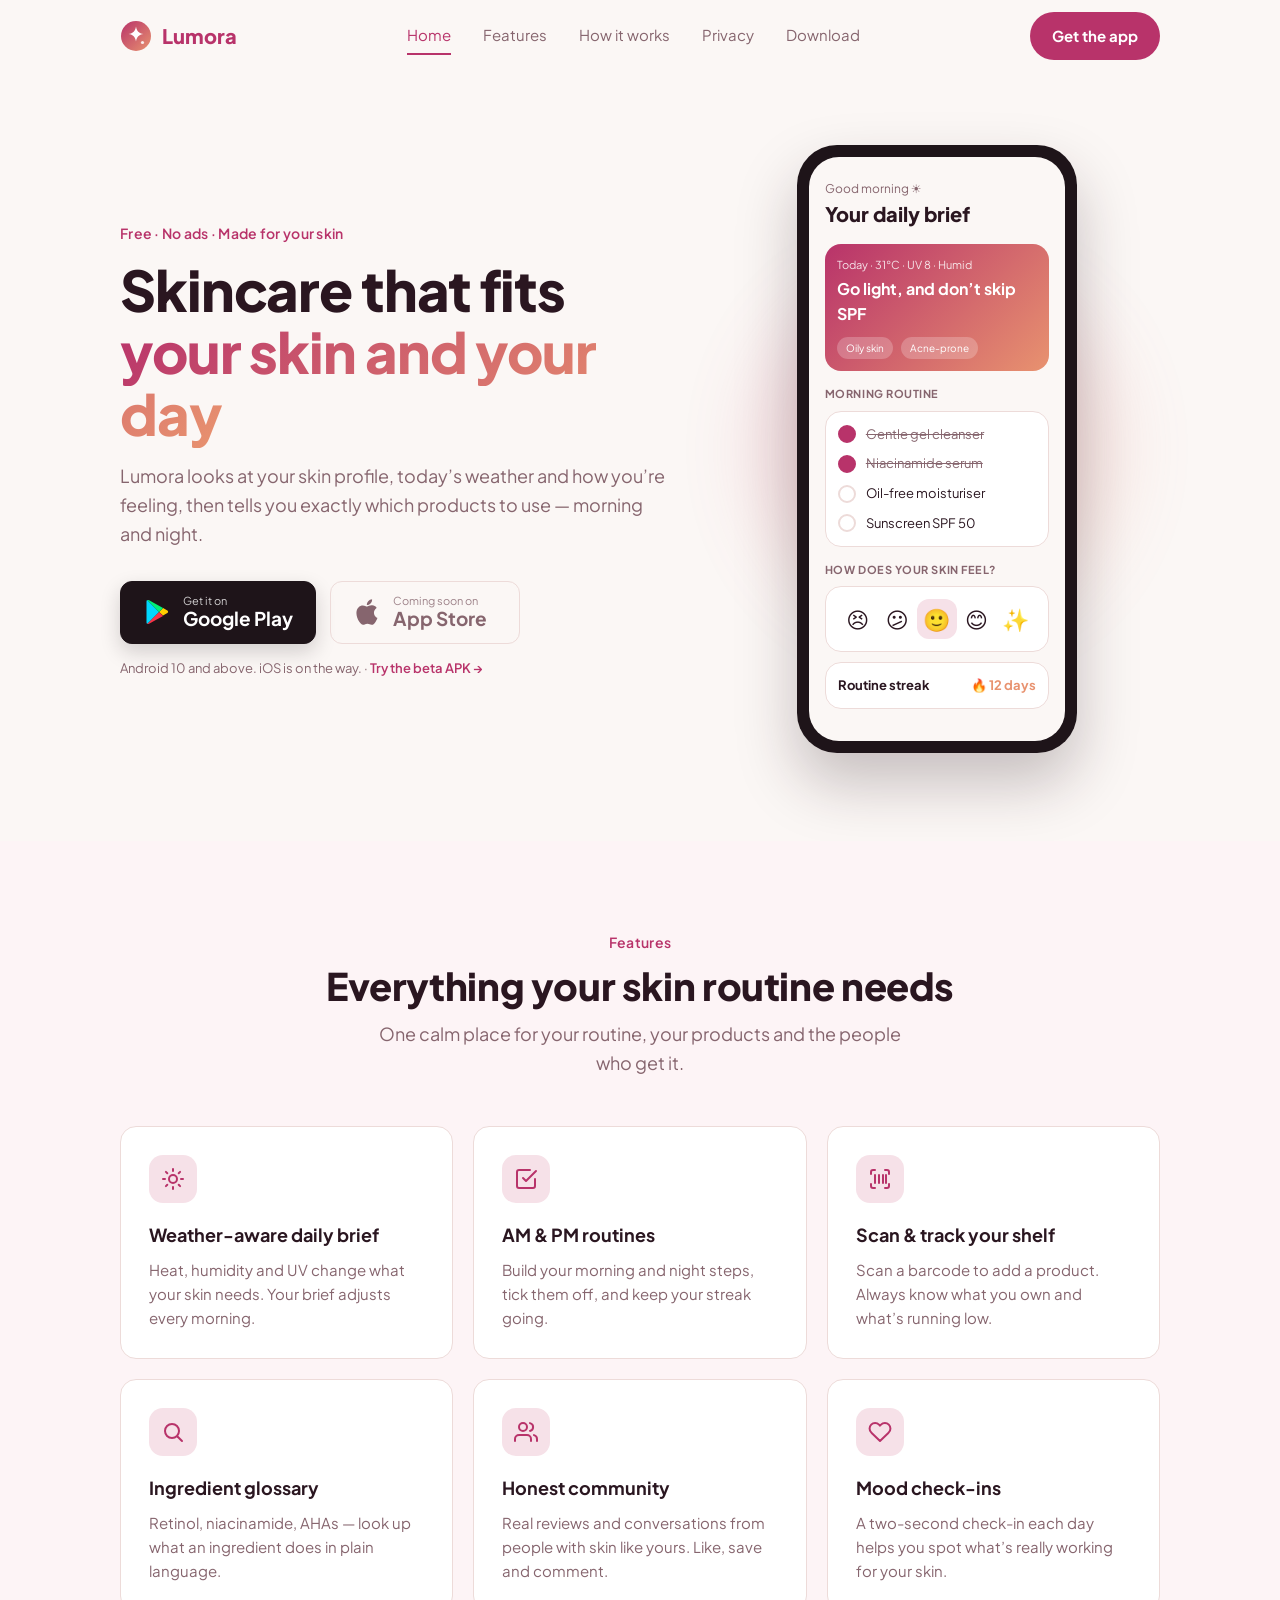
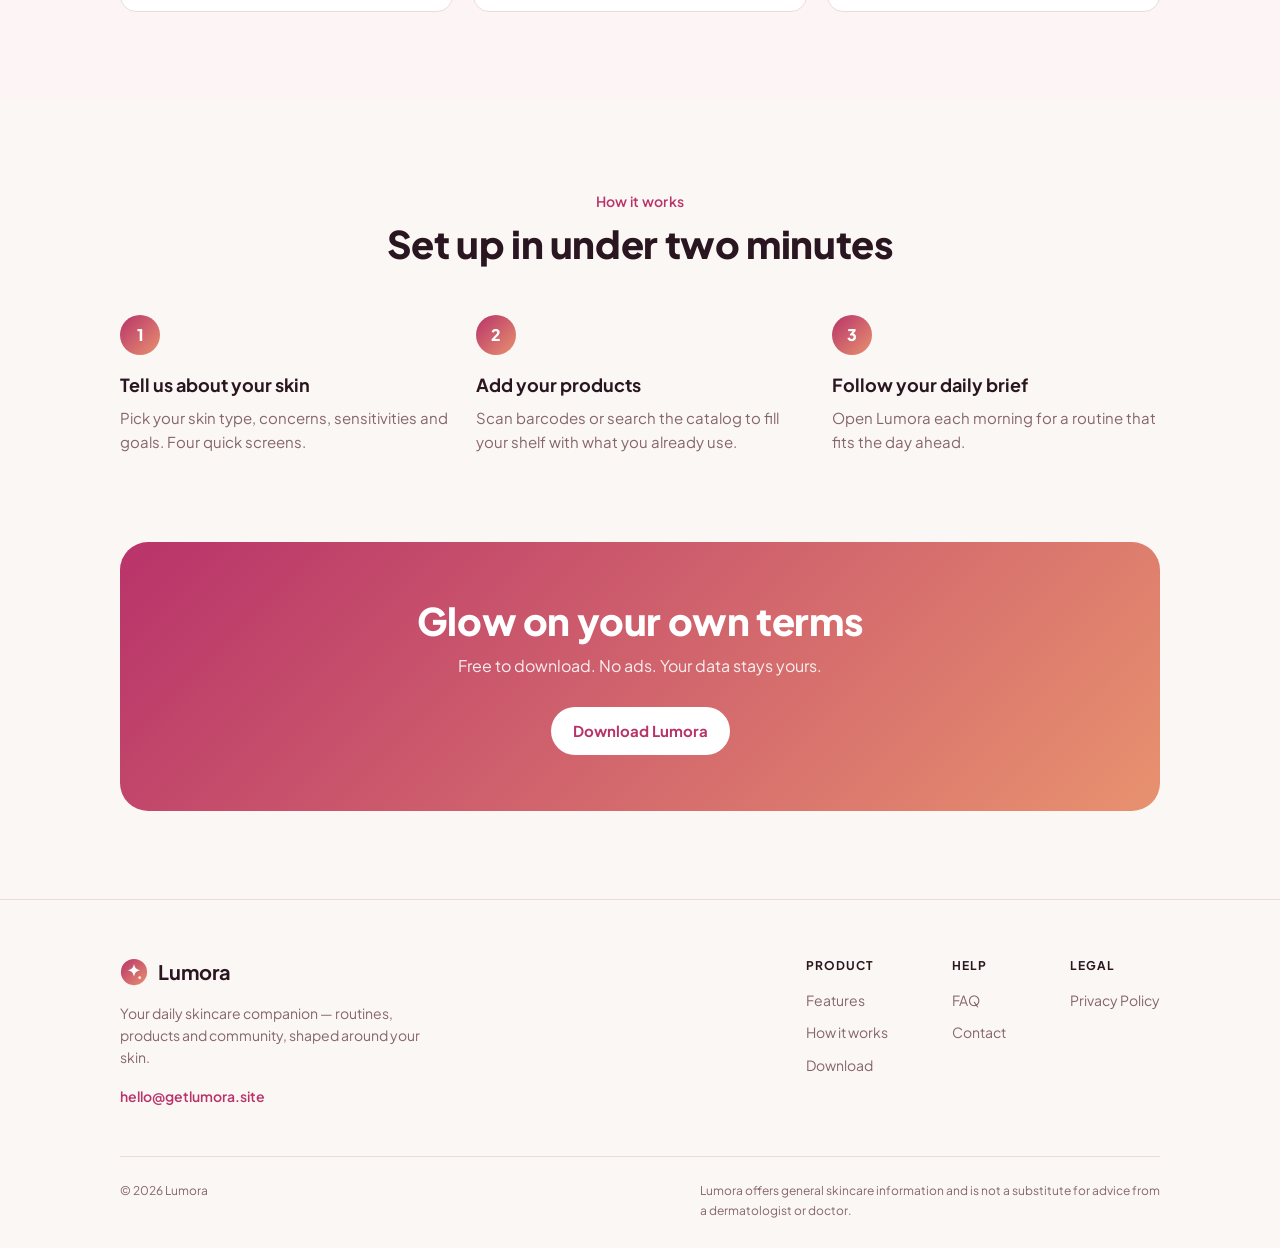
<file: lumora-website/index.html>
<!doctype html>
<html lang="en">
<head>
  <meta charset="utf-8" />
  <meta name="viewport" content="width=device-width, initial-scale=1" />
  <title>Lumora — Your daily skincare companion</title>
  <meta name="description" content="Lumora builds your skincare routine around your skin, the weather and how you feel today. Track your product shelf, look up ingredients, and learn from a friendly community." />
  <meta property="og:title" content="Lumora — Your daily skincare companion" />
  <meta property="og:description" content="Routines that fit your skin and your day. Free on Android." />
  <meta property="og:type" content="website" />
  <meta name="theme-color" content="#B8336A" />
  <link rel="icon" href="logo.svg" type="image/svg+xml" />
  <link rel="preconnect" href="https://fonts.googleapis.com" />
  <link rel="preconnect" href="https://fonts.gstatic.com" crossorigin />
  <link href="https://fonts.googleapis.com/css2?family=Plus+Jakarta+Sans:wght@400;500;600;700;800&display=swap" rel="stylesheet" />
  <link rel="stylesheet" href="styles.css" />
</head>
<body>

<header class="header">
  <nav class="container nav">
    <a class='brand' href='/'><img src="logo.svg" alt="" width="32" height="32" />Lumora</a>
    <div class="nav-links">
      <a class='active' href='/'>Home</a>
      <a href='/#features'>Features</a>
      <a href='/#how'>How it works</a>
      <a href='/privacy'>Privacy</a>
      <a href='/download'>Download</a>
    </div>
    <a class='btn' href='/download'>Get the app</a>
    <button class="menu-btn" aria-label="Menu" aria-expanded="false">
      <svg width="24" height="24" viewBox="0 0 24 24" fill="none" stroke="currentColor" stroke-width="2" stroke-linecap="round"><path d="M4 7h16M4 12h16M4 17h16"/></svg>
    </button>
  </nav>
</header>

<main>
  <!-- Hero -->
  <section class="hero">
    <div class="container hero-grid">
      <div class="reveal">
        <span class="eyebrow">Free · No ads · Made for your skin</span>
        <h1>Skincare that fits <span class="gradient-text">your skin and your day</span></h1>
        <p class="lead">Lumora looks at your skin profile, today’s weather and how you’re feeling, then tells you exactly which products to use — morning and night.</p>
        <div class="stores">
          <a class="store" data-play href="#">
            <svg viewBox="0 0 24 24"><path fill="#00D7FE" d="M3.6 1.8 13.8 12 3.6 22.2c-.4-.2-.6-.6-.6-1.1V2.9c0-.5.2-.9.6-1.1z"/><path fill="#FFCE00" d="m17.2 8.6 3.7 2.1c.8.5.8 1.7 0 2.1l-3.7 2.1L13.8 12z"/><path fill="#00F076" d="M3.6 1.8c.3-.2.8-.2 1.2 0l12.4 6.8-3.4 3.4z"/><path fill="#F63448" d="m13.8 12 3.4 3.4-12.4 6.8c-.4.2-.9.2-1.2 0z"/></svg>
            <span><small>Get it on</small><strong>Google Play</strong></span>
          </a>
          <a class="store soon" data-appstore aria-disabled="true">
            <svg viewBox="0 0 24 24"><path d="M16.37 1.43c0 1.14-.5 2.27-1.18 3.08-.74.9-1.99 1.57-2.99 1.57-.12 0-.23-.02-.3-.03-.01-.06-.04-.22-.04-.39 0-1.15.57-2.27 1.21-2.98.8-.94 2.14-1.64 3.25-1.68.03.13.05.28.05.43zm4.56 15.71c-.03.07-.46 1.58-1.52 3.12-.94 1.34-1.94 2.71-3.43 2.71-1.52 0-1.9-.88-3.63-.88-1.7 0-2.3.91-3.67.91-1.38 0-2.33-1.26-3.43-2.8-1.29-1.82-2.32-4.63-2.32-7.28 0-4.28 2.8-6.55 5.55-6.55 1.45 0 2.68.95 3.6.95.87 0 2.22-1.01 3.9-1.01.61 0 2.89.06 4.37 2.19-.13.09-2.38 1.37-2.38 4.19 0 3.26 2.85 4.42 2.95 4.45z"/></svg>
            <span><small>Coming soon on</small><strong>App Store</strong></span>
          </a>
        </div>
        <p class="hero-note">Android 10 and above. iOS is on the way.<span data-beta hidden> · <a class='beta-link' href='/download#beta'>Try the beta APK →</a></span></p>
      </div>

      <!-- Illustrative phone mockup of the daily brief -->
      <div class="phone-wrap reveal" aria-hidden="true">
        <div class="phone">
          <div class="screen">
            <div class="hi">Good morning ☀️</div>
            <div class="title">Your daily brief</div>
            <div class="m-card m-hero">
              <div class="k">Today · 31°C · UV 8 · Humid</div>
              <div class="v">Go light, and don’t skip SPF</div>
              <div class="m-row"><span class="m-chip">Oily skin</span><span class="m-chip">Acne-prone</span></div>
            </div>
            <div class="m-label">Morning routine</div>
            <div class="m-card">
              <div class="m-step done"><div class="m-check done"></div><span>Gentle gel cleanser</span></div>
              <div class="m-step done"><div class="m-check done"></div><span>Niacinamide serum</span></div>
              <div class="m-step"><div class="m-check"></div><span>Oil-free moisturiser</span></div>
              <div class="m-step"><div class="m-check"></div><span>Sunscreen SPF 50</span></div>
            </div>
            <div class="m-label">How does your skin feel?</div>
            <div class="m-card m-moods"><span>😣</span><span>😕</span><span class="sel">🙂</span><span>😊</span><span>✨</span></div>
            <div class="m-card m-streak"><span>Routine streak</span><em>🔥 12 days</em></div>
          </div>
        </div>
      </div>
    </div>
  </section>

  <!-- Features -->
  <section id="features" class="soft">
    <div class="container">
      <div class="section-head center reveal">
        <span class="eyebrow">Features</span>
        <h2>Everything your skin routine needs</h2>
        <p class="lead">One calm place for your routine, your products and the people who get it.</p>
      </div>
      <div class="features">
        <div class="feature reveal">
          <div class="icon"><svg viewBox="0 0 24 24" fill="none" stroke="currentColor" stroke-width="2" stroke-linecap="round" stroke-linejoin="round"><circle cx="12" cy="12" r="4"/><path d="M12 2v2M12 20v2M4.9 4.9l1.4 1.4M17.7 17.7l1.4 1.4M2 12h2M20 12h2M4.9 19.1l1.4-1.4M17.7 6.3l1.4-1.4"/></svg></div>
          <h3>Weather-aware daily brief</h3>
          <p>Heat, humidity and UV change what your skin needs. Your brief adjusts every morning.</p>
        </div>
        <div class="feature reveal">
          <div class="icon"><svg viewBox="0 0 24 24" fill="none" stroke="currentColor" stroke-width="2" stroke-linecap="round" stroke-linejoin="round"><path d="M9 11l3 3L22 4"/><path d="M21 12v7a2 2 0 0 1-2 2H5a2 2 0 0 1-2-2V5a2 2 0 0 1 2-2h11"/></svg></div>
          <h3>AM &amp; PM routines</h3>
          <p>Build your morning and night steps, tick them off, and keep your streak going.</p>
        </div>
        <div class="feature reveal">
          <div class="icon"><svg viewBox="0 0 24 24" fill="none" stroke="currentColor" stroke-width="2" stroke-linecap="round" stroke-linejoin="round"><path d="M3 7V5a2 2 0 0 1 2-2h2M17 3h2a2 2 0 0 1 2 2v2M21 17v2a2 2 0 0 1-2 2h-2M7 21H5a2 2 0 0 1-2-2v-2M7 8v8M11 8v8M15 8v8M18 8v8"/></svg></div>
          <h3>Scan &amp; track your shelf</h3>
          <p>Scan a barcode to add a product. Always know what you own and what’s running low.</p>
        </div>
        <div class="feature reveal">
          <div class="icon"><svg viewBox="0 0 24 24" fill="none" stroke="currentColor" stroke-width="2" stroke-linecap="round" stroke-linejoin="round"><circle cx="11" cy="11" r="7"/><path d="m21 21-4.3-4.3"/></svg></div>
          <h3>Ingredient glossary</h3>
          <p>Retinol, niacinamide, AHAs — look up what an ingredient does in plain language.</p>
        </div>
        <div class="feature reveal">
          <div class="icon"><svg viewBox="0 0 24 24" fill="none" stroke="currentColor" stroke-width="2" stroke-linecap="round" stroke-linejoin="round"><path d="M17 21v-2a4 4 0 0 0-4-4H5a4 4 0 0 0-4 4v2"/><circle cx="9" cy="7" r="4"/><path d="M23 21v-2a4 4 0 0 0-3-3.9M16 3.1a4 4 0 0 1 0 7.8"/></svg></div>
          <h3>Honest community</h3>
          <p>Real reviews and conversations from people with skin like yours. Like, save and comment.</p>
        </div>
        <div class="feature reveal">
          <div class="icon"><svg viewBox="0 0 24 24" fill="none" stroke="currentColor" stroke-width="2" stroke-linecap="round" stroke-linejoin="round"><path d="M20.8 4.6a5.5 5.5 0 0 0-7.8 0L12 5.7l-1-1.1a5.5 5.5 0 0 0-7.8 7.8l1 1.1L12 21l7.8-7.5 1-1.1a5.5 5.5 0 0 0 0-7.8z"/></svg></div>
          <h3>Mood check-ins</h3>
          <p>A two-second check-in each day helps you spot what’s really working for your skin.</p>
        </div>
      </div>
    </div>
  </section>

  <!-- How it works -->
  <section id="how">
    <div class="container">
      <div class="section-head center reveal">
        <span class="eyebrow">How it works</span>
        <h2>Set up in under two minutes</h2>
      </div>
      <div class="steps">
        <div class="step reveal">
          <h3>Tell us about your skin</h3>
          <p>Pick your skin type, concerns, sensitivities and goals. Four quick screens.</p>
        </div>
        <div class="step reveal">
          <h3>Add your products</h3>
          <p>Scan barcodes or search the catalog to fill your shelf with what you already use.</p>
        </div>
        <div class="step reveal">
          <h3>Follow your daily brief</h3>
          <p>Open Lumora each morning for a routine that fits the day ahead.</p>
        </div>
      </div>
    </div>
  </section>

  <!-- CTA -->
  <section style="padding-top: 0">
    <div class="container">
      <div class="cta reveal">
        <h2>Glow on your own terms</h2>
        <p>Free to download. No ads. Your data stays yours.</p>
        <a class='btn' href='/download'>Download Lumora</a>
      </div>
    </div>
  </section>
</main>

<footer class="footer">
  <div class="container">
    <div class="footer-grid">
      <div>
        <a class='brand' href='/'><img src="logo.svg" alt="" width="28" height="28" />Lumora</a>
        <p class="about">Your daily skincare companion — routines, products and community, shaped around your skin.</p>
        <a class="mail" data-email href="#"></a>
      </div>
      <div>
        <h4>Product</h4>
        <ul>
          <li><a href='/#features'>Features</a></li>
          <li><a href='/#how'>How it works</a></li>
          <li><a href='/download'>Download</a></li>
        </ul>
      </div>
      <div>
        <h4>Help</h4>
        <ul>
          <li><a href='/download#faq'>FAQ</a></li>
          <li><a data-contact href="#">Contact</a></li>
        </ul>
      </div>
      <div>
        <h4>Legal</h4>
        <ul>
          <li><a href='/privacy'>Privacy Policy</a></li>
        </ul>
      </div>
    </div>
    <div class="footer-bottom">
      <p>© <span data-year></span> Lumora</p>
      <p>Lumora offers general skincare information and is not a substitute for advice from a dermatologist or doctor.</p>
    </div>
  </div>
</footer>

<script src="site.js"></script>
</body>
</html>
</file>
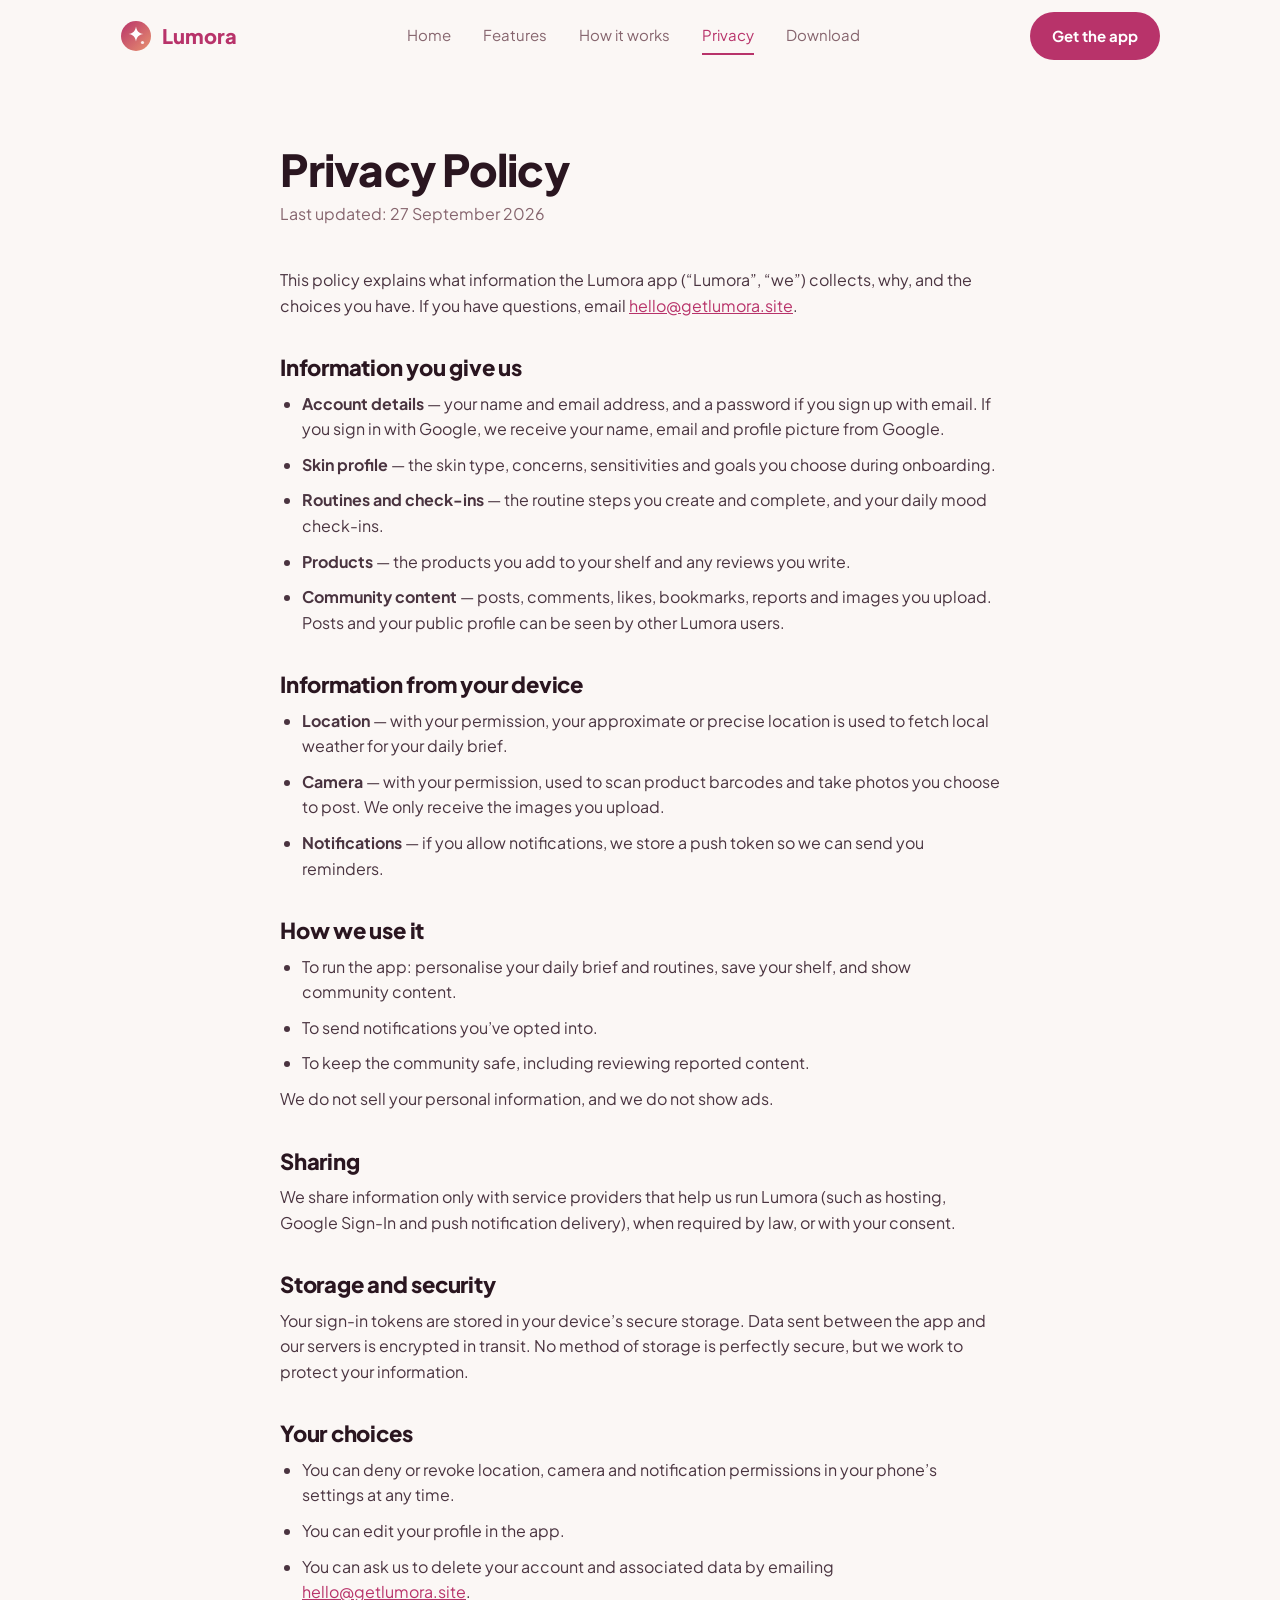
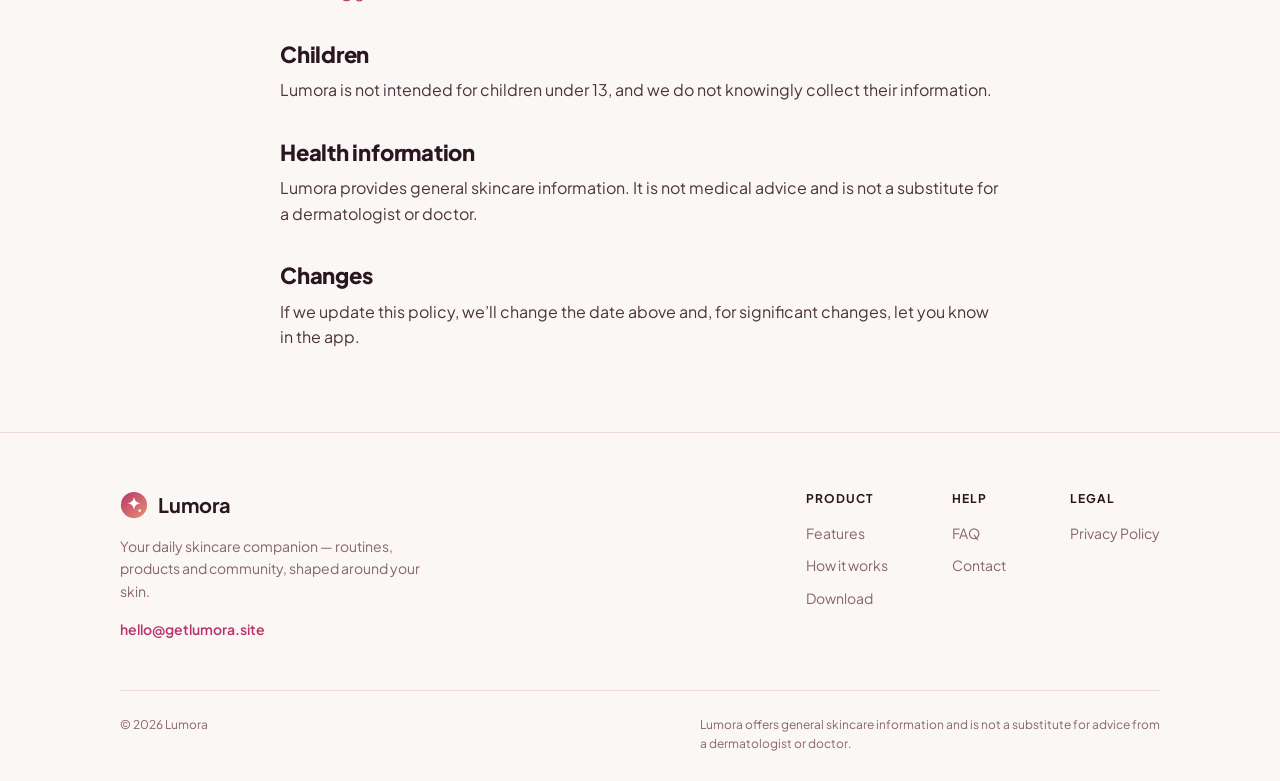
<file: lumora-website/privacy.html>
<!doctype html>
<html lang="en">
<head>
  <meta charset="utf-8" />
  <meta name="viewport" content="width=device-width, initial-scale=1" />
  <title>Privacy Policy — Lumora</title>
  <meta name="description" content="How Lumora collects, uses and protects your information." />
  <meta property="og:title" content="Lumora — Your daily skincare companion" />
  <meta property="og:description" content="Routines that fit your skin and your day. Free on Android." />
  <meta property="og:type" content="website" />
  <meta name="theme-color" content="#B8336A" />
  <link rel="icon" href="logo.svg" type="image/svg+xml" />
  <link rel="preconnect" href="https://fonts.googleapis.com" />
  <link rel="preconnect" href="https://fonts.gstatic.com" crossorigin />
  <link href="https://fonts.googleapis.com/css2?family=Plus+Jakarta+Sans:wght@400;500;600;700;800&display=swap" rel="stylesheet" />
  <link rel="stylesheet" href="styles.css" />
</head>
<body>

<header class="header">
  <nav class="container nav">
    <a class='brand' href='/'><img src="logo.svg" alt="" width="32" height="32" />Lumora</a>
    <div class="nav-links">
      <a href='/'>Home</a>
      <a href='/#features'>Features</a>
      <a href='/#how'>How it works</a>
      <a class='active' href='/privacy'>Privacy</a>
      <a href='/download'>Download</a>
    </div>
    <a class='btn' href='/download'>Get the app</a>
    <button class="menu-btn" aria-label="Menu" aria-expanded="false">
      <svg width="24" height="24" viewBox="0 0 24 24" fill="none" stroke="currentColor" stroke-width="2" stroke-linecap="round"><path d="M4 7h16M4 12h16M4 17h16"/></svg>
    </button>
  </nav>
</header>

<main>
  <!-- TEMPLATE: review this against what your backend actually stores before publishing. -->
  <article class="container legal">
    <h1>Privacy Policy</h1>
    <p class="updated">Last updated: 27 September 2026</p>

    <p>This policy explains what information the Lumora app (“Lumora”, “we”) collects, why, and the choices you have. If you have questions, email <a data-email href="#"></a>.</p>

    <h2>Information you give us</h2>
    <ul>
      <li><strong>Account details</strong> — your name and email address, and a password if you sign up with email. If you sign in with Google, we receive your name, email and profile picture from Google.</li>
      <li><strong>Skin profile</strong> — the skin type, concerns, sensitivities and goals you choose during onboarding.</li>
      <li><strong>Routines and check-ins</strong> — the routine steps you create and complete, and your daily mood check-ins.</li>
      <li><strong>Products</strong> — the products you add to your shelf and any reviews you write.</li>
      <li><strong>Community content</strong> — posts, comments, likes, bookmarks, reports and images you upload. Posts and your public profile can be seen by other Lumora users.</li>
    </ul>

    <h2>Information from your device</h2>
    <ul>
      <li><strong>Location</strong> — with your permission, your approximate or precise location is used to fetch local weather for your daily brief.</li>
      <li><strong>Camera</strong> — with your permission, used to scan product barcodes and take photos you choose to post. We only receive the images you upload.</li>
      <li><strong>Notifications</strong> — if you allow notifications, we store a push token so we can send you reminders.</li>
    </ul>

    <h2>How we use it</h2>
    <ul>
      <li>To run the app: personalise your daily brief and routines, save your shelf, and show community content.</li>
      <li>To send notifications you’ve opted into.</li>
      <li>To keep the community safe, including reviewing reported content.</li>
    </ul>
    <p>We do not sell your personal information, and we do not show ads.</p>

    <h2>Sharing</h2>
    <p>We share information only with service providers that help us run Lumora (such as hosting, Google Sign-In and push notification delivery), when required by law, or with your consent.</p>

    <h2>Storage and security</h2>
    <p>Your sign-in tokens are stored in your device’s secure storage. Data sent between the app and our servers is encrypted in transit. No method of storage is perfectly secure, but we work to protect your information.</p>

    <h2>Your choices</h2>
    <ul>
      <li>You can deny or revoke location, camera and notification permissions in your phone’s settings at any time.</li>
      <li>You can edit your profile in the app.</li>
      <li>You can ask us to delete your account and associated data by emailing <a data-email href="#"></a>.</li>
    </ul>

    <h2>Children</h2>
    <p>Lumora is not intended for children under 13, and we do not knowingly collect their information.</p>

    <h2>Health information</h2>
    <p>Lumora provides general skincare information. It is not medical advice and is not a substitute for a dermatologist or doctor.</p>

    <h2>Changes</h2>
    <p>If we update this policy, we’ll change the date above and, for significant changes, let you know in the app.</p>
  </article>
</main>

<footer class="footer">
  <div class="container">
    <div class="footer-grid">
      <div>
        <a class='brand' href='/'><img src="logo.svg" alt="" width="28" height="28" />Lumora</a>
        <p class="about">Your daily skincare companion — routines, products and community, shaped around your skin.</p>
        <a class="mail" data-email href="#"></a>
      </div>
      <div>
        <h4>Product</h4>
        <ul>
          <li><a href='/#features'>Features</a></li>
          <li><a href='/#how'>How it works</a></li>
          <li><a href='/download'>Download</a></li>
        </ul>
      </div>
      <div>
        <h4>Help</h4>
        <ul>
          <li><a href='/download#faq'>FAQ</a></li>
          <li><a data-contact href="#">Contact</a></li>
        </ul>
      </div>
      <div>
        <h4>Legal</h4>
        <ul>
          <li><a href='/privacy'>Privacy Policy</a></li>
        </ul>
      </div>
    </div>
    <div class="footer-bottom">
      <p>© <span data-year></span> Lumora</p>
      <p>Lumora offers general skincare information and is not a substitute for advice from a dermatologist or doctor.</p>
    </div>
  </div>
</footer>

<script src="site.js"></script>
</body>
</html>
</file>
<file: lumora-website/styles.css>
/* Lumora website — colors match the app's "bloom" palette (src/theme/palettes.ts) */
:root {
  --bg: #FBF7F5;
  --bg-soft: #FDF4F6;
  --card: #FFFFFF;
  --border: #EDDBD9;
  --primary: #B8336A;
  --primary-dark: #9A2757;
  --primary-light: #F6E1E8;
  --accent: #E8926F;
  --fg: #2A1620;
  --muted: #86656E;
  --gradient: linear-gradient(135deg, #B8336A, #E8926F);
  --radius: 16px;
  --shadow: 0 10px 30px rgba(184, 51, 106, 0.12);
  --maxw: 1080px;
}

* { box-sizing: border-box; margin: 0; padding: 0; }
html { scroll-behavior: smooth; }
body {
  font-family: "Plus Jakarta Sans", system-ui, -apple-system, sans-serif;
  background: var(--bg);
  color: var(--fg);
  line-height: 1.6;
  -webkit-font-smoothing: antialiased;
}
a { color: inherit; text-decoration: none; }
img, svg { display: block; }
.container { max-width: var(--maxw); margin: 0 auto; padding: 0 20px; }

/* ---------- Header ---------- */
.header {
  position: sticky; top: 0; z-index: 50;
  background: rgba(251, 247, 245, 0.85);
  backdrop-filter: blur(10px);
  border-bottom: 1px solid transparent;
  transition: border-color .2s;
}
.header.scrolled { border-bottom-color: var(--border); }
.nav { display: flex; align-items: center; justify-content: space-between; height: 72px; }
.brand { display: flex; align-items: center; gap: 10px; font-weight: 800; font-size: 20px; color: var(--primary); }
.brand svg { width: 32px; height: 32px; }
.nav-links { display: flex; gap: 32px; font-size: 15px; color: var(--muted); }
.nav-links a { padding: 6px 0; border-bottom: 2px solid transparent; transition: color .15s; }
.nav-links a:hover { color: var(--fg); }
.nav-links a.active { color: var(--primary); border-bottom-color: var(--primary); }
.menu-btn { display: none; background: none; border: 0; cursor: pointer; color: var(--fg); padding: 8px; }

/* ---------- Buttons ---------- */
.btn {
  display: inline-flex; align-items: center; justify-content: center; gap: 8px;
  font: inherit; font-weight: 700; font-size: 15px;
  padding: 12px 22px; border-radius: 999px; border: 0; cursor: pointer;
  background: var(--primary); color: #fff;
  transition: background .15s, transform .15s;
}
.btn:hover { background: var(--primary-dark); transform: translateY(-1px); }
.btn-ghost { background: transparent; color: var(--primary); border: 1.5px solid var(--primary); }
.btn-ghost:hover { background: var(--primary-light); }

/* Store badges */
.stores { display: flex; gap: 14px; flex-wrap: wrap; justify-content: center; }
.store {
  display: flex; align-items: center; gap: 12px;
  min-width: 190px; padding: 12px 22px; border-radius: 12px;
  background: #1E1419; color: #fff; border: 1.5px solid #1E1419;
  box-shadow: 0 8px 20px rgba(30, 20, 25, 0.18);
  transition: transform .15s, box-shadow .15s;
}
.store:hover { transform: translateY(-2px); box-shadow: 0 12px 26px rgba(30, 20, 25, 0.24); }
.store svg { width: 28px; height: 28px; flex-shrink: 0; }
.store small { display: block; font-size: 11px; opacity: .8; line-height: 1.2; }
.store strong { display: block; font-size: 19px; line-height: 1.25; }
.store.soon {
  background: transparent; color: var(--muted); border-color: var(--border);
  box-shadow: none; cursor: default;
}
.store.soon:hover { transform: none; }
.store.soon svg { fill: var(--muted); }

/* ---------- Sections ---------- */
section { padding: 88px 0; }
.eyebrow { font-size: 14px; font-weight: 600; color: var(--primary); letter-spacing: .02em; }
h1 { font-size: clamp(36px, 6vw, 56px); line-height: 1.1; font-weight: 800; letter-spacing: -0.02em; }
h2 { font-size: clamp(28px, 4vw, 38px); line-height: 1.2; font-weight: 800; letter-spacing: -0.01em; }
h3 { font-size: 18px; font-weight: 700; }
.lead { font-size: 18px; color: var(--muted); max-width: 560px; }
.center { text-align: center; }
.center .lead { margin-left: auto; margin-right: auto; }
.gradient-text { background: var(--gradient); -webkit-background-clip: text; background-clip: text; color: transparent; }
.section-head { margin-bottom: 48px; }
.section-head h2 { margin: 8px 0 12px; }
.soft { background: var(--bg-soft); }

/* ---------- Hero ---------- */
.hero { padding: 72px 0 88px; overflow: hidden; }
.hero-grid { display: grid; grid-template-columns: 1.1fr .9fr; gap: 48px; align-items: center; }
.hero h1 { margin: 14px 0 18px; }
.hero .lead { margin-bottom: 32px; }
.hero .stores { justify-content: flex-start; }
.hero-note { margin-top: 14px; font-size: 13px; color: var(--muted); }

/* Phone mockup */
.phone-wrap { position: relative; display: flex; justify-content: center; }
.phone-wrap::before {
  content: ""; position: absolute; width: 360px; height: 360px; border-radius: 50%;
  background: var(--gradient); opacity: .18; filter: blur(40px); top: 50%; left: 50%; transform: translate(-50%, -50%);
}
.phone {
  position: relative; width: 280px; border-radius: 40px; padding: 12px;
  background: #1E1419; box-shadow: 0 30px 60px rgba(42, 22, 32, 0.25);
}
.screen { border-radius: 30px; background: var(--bg); padding: 22px 16px; min-height: 520px; overflow: hidden; }
.screen .hi { font-size: 12px; color: var(--muted); }
.screen .title { font-size: 20px; font-weight: 800; margin-bottom: 14px; }
.m-card { background: var(--card); border: 1px solid var(--border); border-radius: 16px; padding: 12px; margin-bottom: 10px; }
.m-hero { background: var(--gradient); color: #fff; border: 0; }
.m-hero .k { font-size: 11px; opacity: .85; }
.m-hero .v { font-size: 16px; font-weight: 700; margin-top: 2px; }
.m-row { display: flex; gap: 8px; margin-top: 10px; }
.m-chip { font-size: 10px; background: rgba(255,255,255,.22); padding: 3px 9px; border-radius: 999px; }
.m-label { font-size: 11px; font-weight: 700; color: var(--muted); margin: 14px 0 8px; text-transform: uppercase; letter-spacing: .05em; }
.m-step { display: flex; align-items: center; gap: 10px; font-size: 13px; }
.m-step + .m-step { margin-top: 9px; }
.m-check { width: 18px; height: 18px; border-radius: 50%; border: 2px solid var(--border); flex-shrink: 0; }
.m-check.done { background: var(--primary); border-color: var(--primary); }
.m-step.done span { color: var(--muted); text-decoration: line-through; }
.m-moods { display: flex; justify-content: space-between; font-size: 22px; }
.m-moods span { width: 40px; height: 40px; display: grid; place-items: center; border-radius: 12px; }
.m-moods .sel { background: var(--primary-light); }
.m-streak { display: flex; align-items: center; justify-content: space-between; font-size: 13px; font-weight: 700; }
.m-streak em { font-style: normal; color: var(--accent); }

/* ---------- Features ---------- */
.features { display: grid; grid-template-columns: repeat(3, 1fr); gap: 20px; }
.feature {
  background: var(--card); border: 1px solid var(--border); border-radius: var(--radius);
  padding: 28px; transition: transform .2s, box-shadow .2s;
}
.feature:hover { transform: translateY(-3px); box-shadow: var(--shadow); }
.feature .icon {
  width: 48px; height: 48px; border-radius: 14px; display: grid; place-items: center;
  background: var(--primary-light); color: var(--primary); margin-bottom: 18px;
}
.feature .icon svg { width: 24px; height: 24px; }
.feature h3 { margin-bottom: 8px; }
.feature p { font-size: 15px; color: var(--muted); }

/* ---------- Steps ---------- */
.steps { display: grid; grid-template-columns: repeat(3, 1fr); gap: 28px; counter-reset: step; }
.step { position: relative; padding-top: 56px; }
.step::before {
  counter-increment: step; content: counter(step);
  position: absolute; top: 0; left: 0; width: 40px; height: 40px; border-radius: 50%;
  display: grid; place-items: center; font-weight: 800; color: #fff; background: var(--gradient);
}
.step h3 { margin-bottom: 6px; }
.step p { color: var(--muted); font-size: 15px; }

/* ---------- CTA band ---------- */
.cta {
  background: var(--gradient); color: #fff; border-radius: 28px;
  padding: 56px 32px; text-align: center;
}
.cta h2 { margin-bottom: 10px; }
.cta p { opacity: .9; margin-bottom: 28px; }
.cta .btn { background: #fff; color: var(--primary); }
.cta .btn:hover { background: var(--primary-light); }

/* ---------- Download page ---------- */
.download { padding: 96px 0 72px; }
.download .eyebrow { color: var(--fg); font-weight: 500; font-size: 15px; }
.download h1 { margin: 14px 0 16px; }
.download .lead { margin-bottom: 36px; }
.download .stores { margin-bottom: 14px; }
.small-note { font-size: 13px; color: var(--muted); }
.qr-card {
  display: inline-flex; flex-direction: column; align-items: center; gap: 12px;
  margin-top: 36px; padding: 22px 22px 16px; background: var(--card);
  border: 1px solid var(--border); border-radius: var(--radius);
}
.qr-card #qr { width: 128px; height: 128px; }
.qr-card #qr img, .qr-card #qr canvas { width: 128px !important; height: 128px !important; }
.qr-card span { font-size: 12px; color: var(--muted); }

.requirements { display: grid; grid-template-columns: repeat(3, 1fr); gap: 16px; max-width: 760px; margin: 0 auto; }
.req { background: var(--card); border: 1px solid var(--border); border-radius: var(--radius); padding: 20px; text-align: center; }
.req strong { display: block; font-size: 15px; }
.req span { font-size: 13px; color: var(--muted); }

/* Notify form */
.notify h2 { font-size: 26px; margin-bottom: 8px; }
.notify p { color: var(--muted); margin-bottom: 24px; }
.notify form { display: flex; gap: 12px; max-width: 520px; margin: 0 auto; }
.notify input {
  flex: 1; min-width: 0; font: inherit; font-size: 15px; padding: 14px 18px;
  border: 1px solid var(--border); border-radius: 12px; background: var(--card); color: var(--fg);
}
.notify input:focus { outline: 2px solid var(--primary-light); border-color: var(--primary); }

/* ---------- FAQ ---------- */
.faq { max-width: 720px; margin: 0 auto; }
.faq details { border-bottom: 1px solid var(--border); padding: 18px 0; }
.faq summary { cursor: pointer; font-weight: 700; list-style: none; display: flex; justify-content: space-between; gap: 16px; }
.faq summary::after { content: "+"; color: var(--primary); font-size: 22px; line-height: 1; }
.faq details[open] summary::after { content: "–"; }
.faq details p { color: var(--muted); margin-top: 10px; font-size: 15px; }

/* ---------- Legal page ---------- */
.legal { max-width: 760px; padding: 72px 20px; }
.legal h1 { font-size: clamp(32px, 5vw, 44px); margin-bottom: 8px; }
.legal .updated { color: var(--muted); margin-bottom: 40px; }
.legal h2 { font-size: 22px; margin: 36px 0 10px; }
.legal p, .legal li { color: #4A3440; margin-bottom: 10px; }
.legal ul { padding-left: 22px; }
.legal a { color: var(--primary); text-decoration: underline; }

/* ---------- Footer ---------- */
.footer { border-top: 1px solid var(--border); padding: 56px 0 28px; }
.footer-grid { display: grid; grid-template-columns: 1.6fr repeat(3, auto); gap: 64px; }
.footer .brand { color: var(--fg); font-weight: 700; margin-bottom: 14px; }
.footer .about { color: var(--muted); font-size: 14px; max-width: 300px; margin-bottom: 14px; }
.footer .mail { color: var(--primary); font-size: 14px; font-weight: 600; }
.footer h4 { font-size: 12px; letter-spacing: .08em; text-transform: uppercase; margin-bottom: 14px; }
.footer ul { list-style: none; }
.footer li { margin-bottom: 10px; font-size: 14px; color: var(--muted); }
.footer li a:hover { color: var(--primary); }
.footer-bottom {
  display: flex; justify-content: space-between; gap: 24px; margin-top: 48px; padding-top: 24px;
  border-top: 1px solid var(--border); font-size: 12px; color: var(--muted);
}
.footer-bottom p:last-child { max-width: 460px; }

/* ---------- Reveal animation ---------- */
.reveal { opacity: 0; transform: translateY(16px); transition: opacity .6s ease, transform .6s ease; }
.reveal.in { opacity: 1; transform: none; }
@media (prefers-reduced-motion: reduce) {
  .reveal { opacity: 1; transform: none; transition: none; }
  html { scroll-behavior: auto; }
}

/* ---------- Responsive ---------- */
@media (max-width: 900px) {
  .hero-grid { grid-template-columns: 1fr; text-align: center; }
  .hero .lead { margin-left: auto; margin-right: auto; }
  .hero .stores { justify-content: center; }
  .features { grid-template-columns: 1fr 1fr; }
  .footer-grid { grid-template-columns: 1fr 1fr; gap: 36px; }
}
@media (max-width: 720px) {
  .menu-btn { display: block; }
  .nav-links {
    display: none; position: absolute; top: 72px; left: 0; right: 0;
    flex-direction: column; gap: 0; background: var(--bg); border-bottom: 1px solid var(--border); padding: 8px 20px 16px;
  }
  .nav-links.open { display: flex; }
  .nav-links a { padding: 12px 0; border-bottom: 0; }
  .nav .btn { display: none; }
  section { padding: 64px 0; }
  .features, .steps, .requirements { grid-template-columns: 1fr; }
  .notify form { flex-direction: column; }
  .footer-grid { grid-template-columns: 1fr; }
  .footer-bottom { flex-direction: column; }
  .cta { padding: 44px 20px; border-radius: 22px; }
}
.faq details p a { color: var(--primary); font-weight: 600; }

/* Keep grid children from forcing horizontal overflow on narrow screens */
.hero-grid > *, .features > *, .steps > *, .requirements > *, .footer-grid > * { min-width: 0; }
body { overflow-x: hidden; }
@media (max-width: 720px) {
  .hero-grid { grid-template-columns: minmax(0, 1fr); }
  .store { min-width: 0; flex: 1 1 160px; max-width: 240px; padding: 10px 16px; }
  .phone { width: 260px; }
}
.store strong, .store small { white-space: nowrap; }
@media (max-width: 720px) { .store strong { font-size: 16px; } .store svg { width: 24px; height: 24px; } }

/* ---------- Beta APK ---------- */
.beta { padding: 24px 0 72px; }
.beta-card {
  display: grid; grid-template-columns: 1fr 1fr; gap: 40px; align-items: center;
  max-width: 900px; margin: 0 auto; padding: 36px;
  background: var(--card); border: 1.5px dashed var(--primary); border-radius: 24px;
}
.beta-card > * { min-width: 0; }
.beta-tag {
  display: inline-block; font-size: 12px; font-weight: 700; letter-spacing: .06em; text-transform: uppercase;
  color: var(--primary); background: var(--primary-light); padding: 4px 10px; border-radius: 999px;
}
.beta-head h2 { font-size: 28px; margin: 12px 0 8px; }
.beta-head > p { color: var(--muted); margin-bottom: 20px; }
.beta-head .btn small { font-weight: 500; opacity: .8; }
.beta-head .small-note { margin-top: 10px; }
.beta-steps { list-style: none; counter-reset: b; text-align: left; }
.beta-steps li { position: relative; padding-left: 40px; font-size: 15px; color: var(--muted); }
.beta-steps li + li { margin-top: 16px; }
.beta-steps li::before {
  counter-increment: b; content: counter(b);
  position: absolute; left: 0; top: 0; width: 26px; height: 26px; border-radius: 50%;
  display: grid; place-items: center; font-size: 13px; font-weight: 700; color: #fff; background: var(--gradient);
}
.beta-steps strong { color: var(--fg); }
.beta-steps a, .beta-link { color: var(--primary); font-weight: 600; }
@media (max-width: 720px) {
  .beta-card { grid-template-columns: 1fr; padding: 24px 20px; gap: 28px; }
}
</file>
